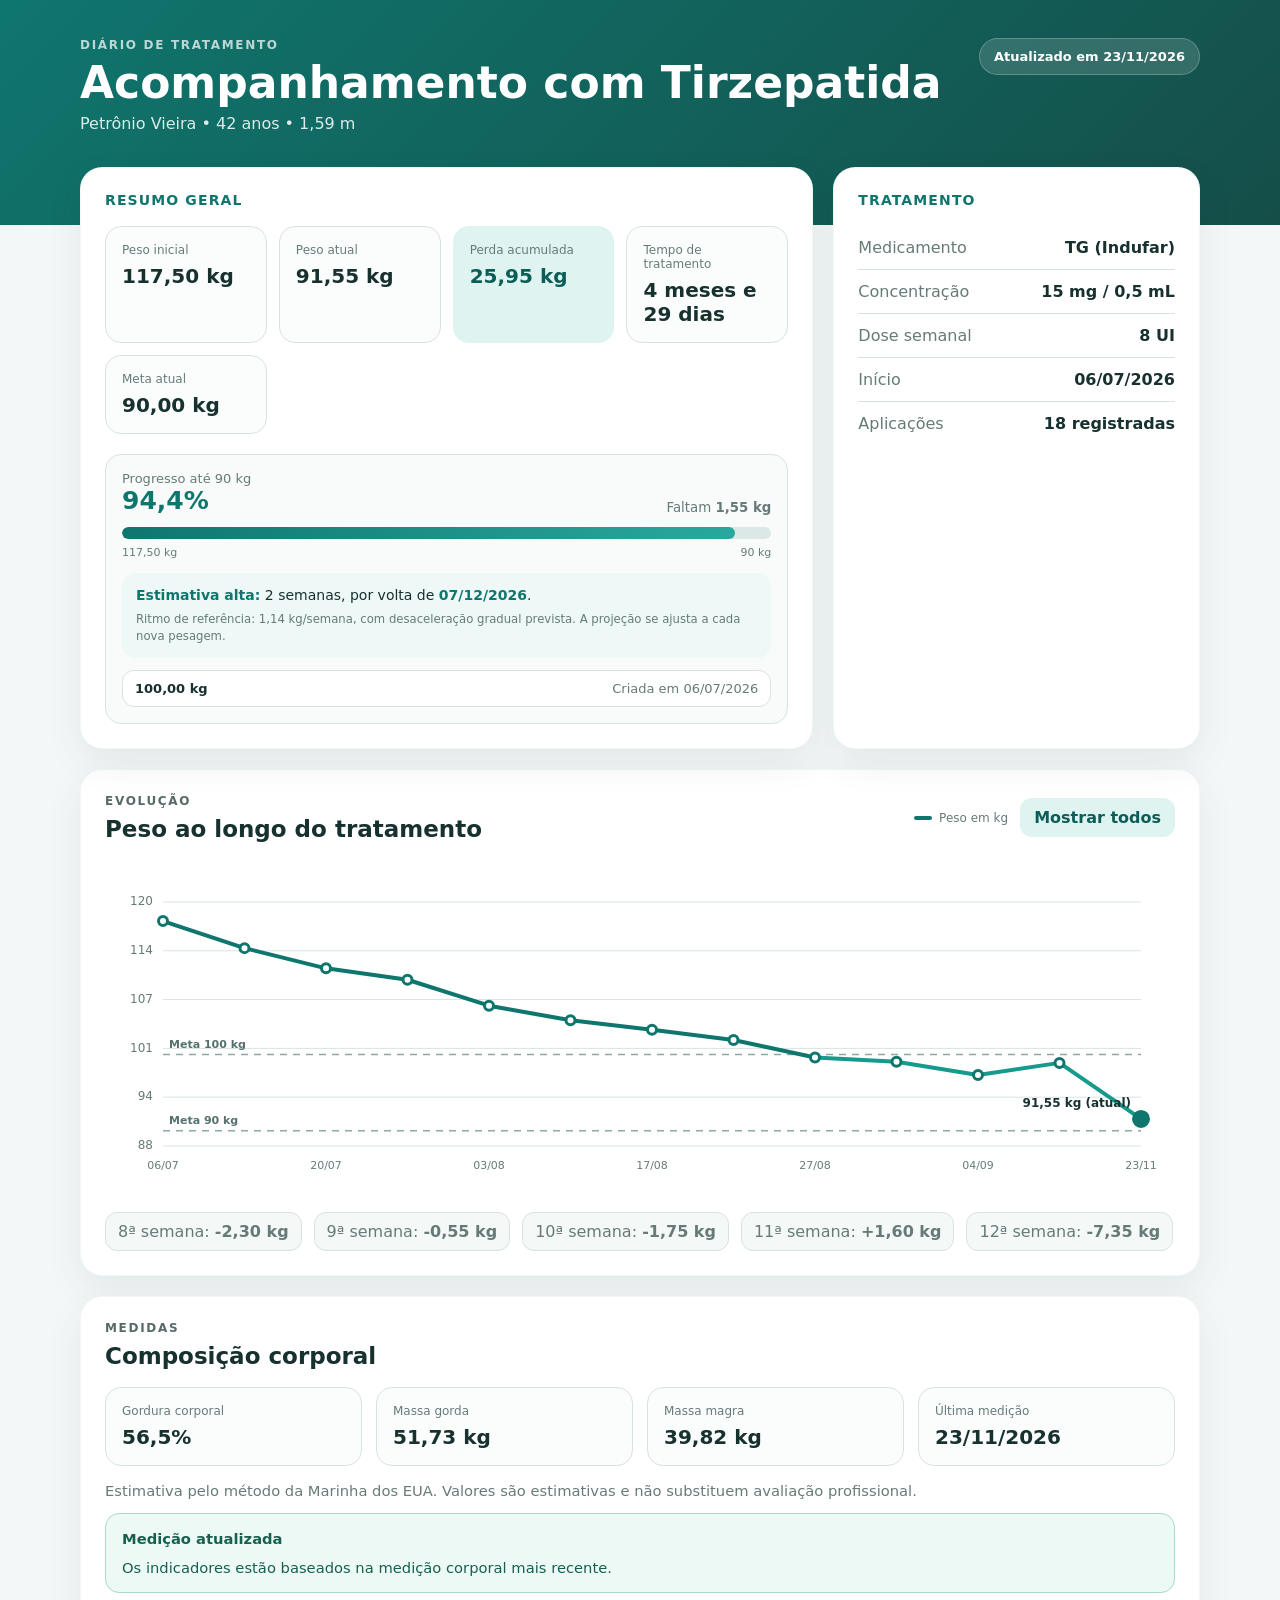
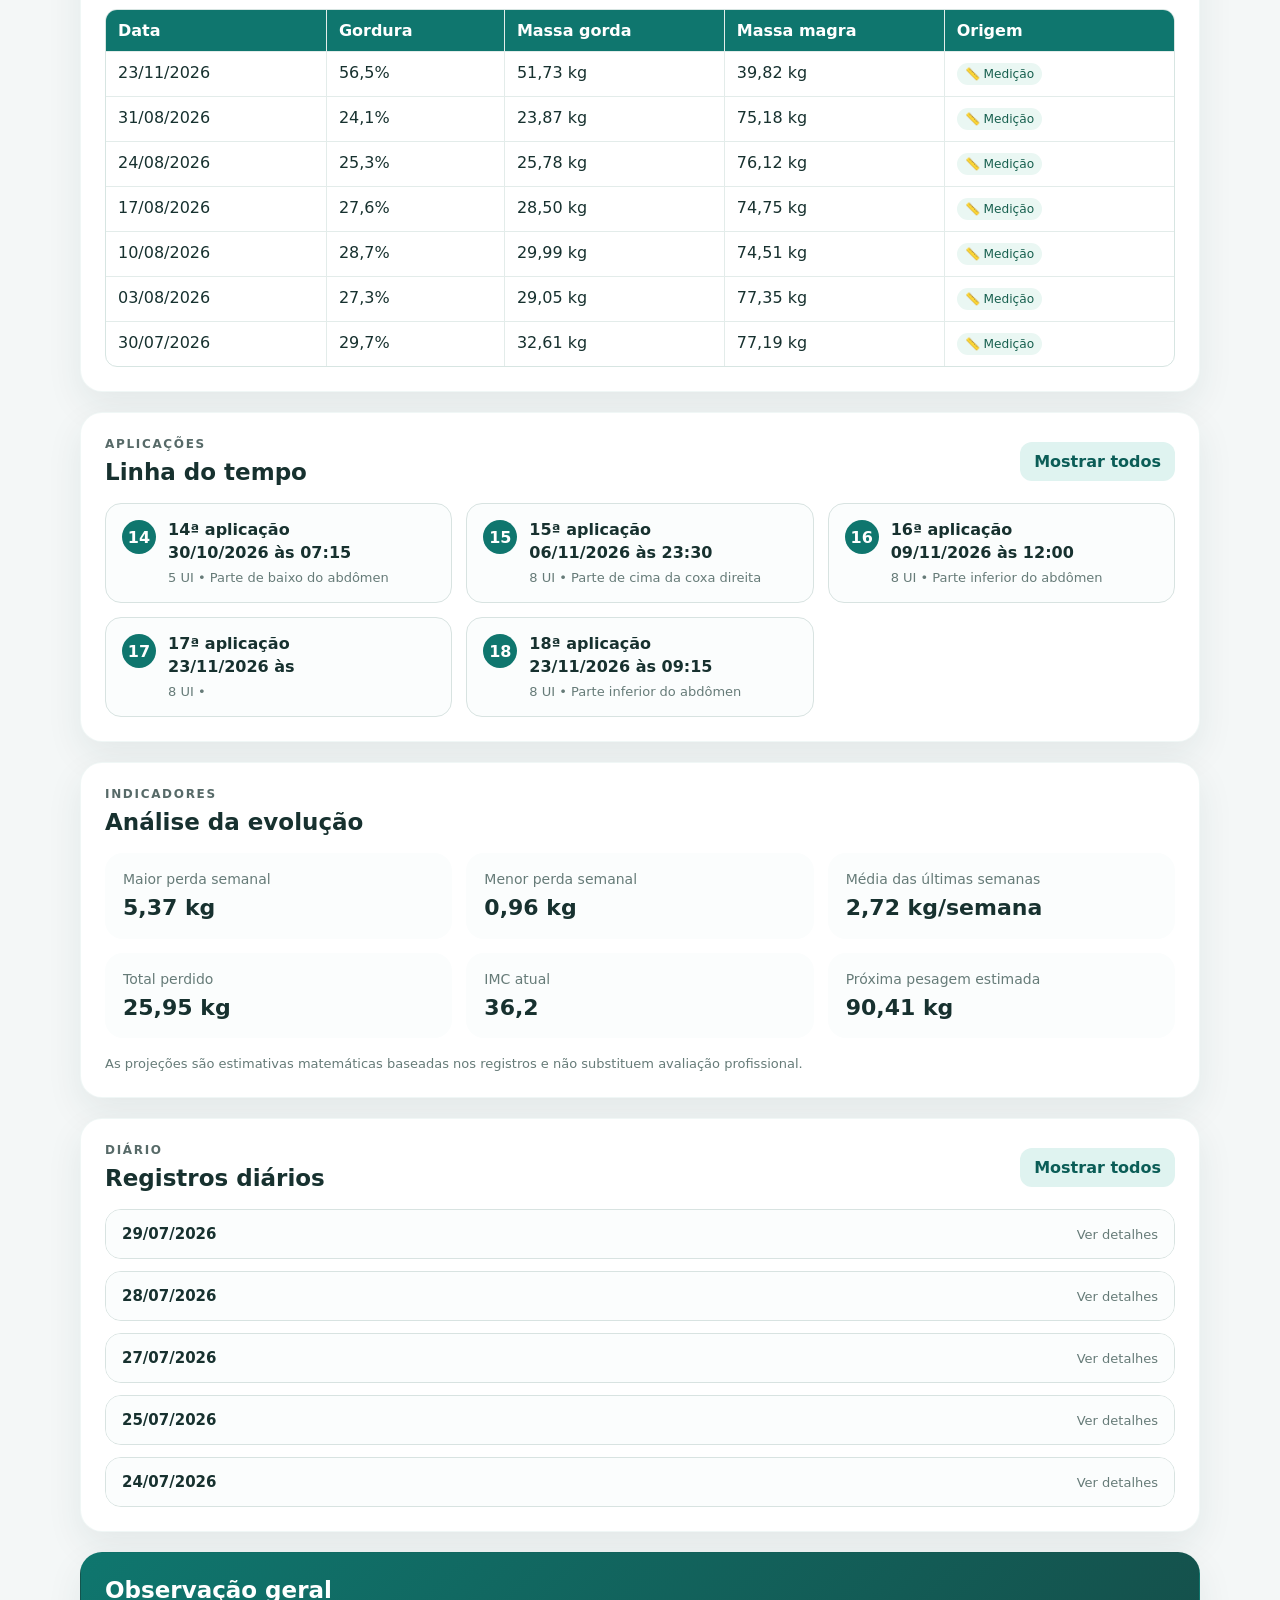
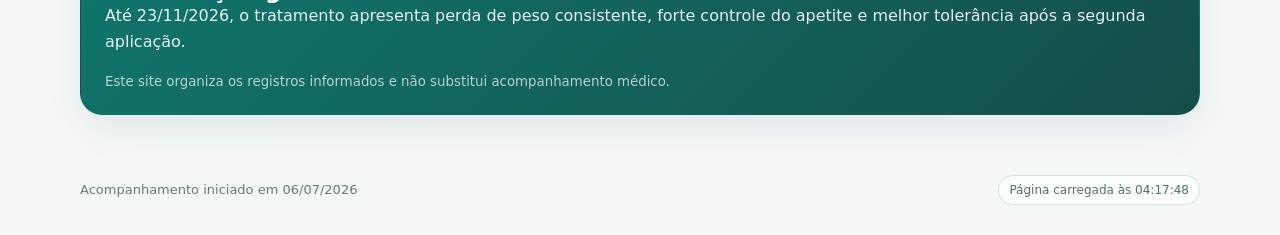
<file: index.html>
<!DOCTYPE html>
<html lang="pt-BR">
<head>
  <meta charset="UTF-8" />
  <meta name="viewport" content="width=device-width, initial-scale=1.0" />
  <meta name="theme-color" content="#0f766e" />
  <title>Acompanhamento com Tirzepatida</title>
  <link rel="stylesheet" href="style.css?v=20260803-v3-6-4" />
</head>
<body>
  <header class="topbar" id="publicHeader">
    <div class="container topbar-content">
      <div>
        <p class="eyebrow">Diário de tratamento</p>
        <h1 id="siteTitle">Acompanhamento com Tirzepatida</h1>
        <p class="subtitle" id="profileSubtitle">Petrônio Vieira • 42 anos • 1,59 m</p>
      </div>
      <div class="topbar-actions">
        <div class="status-pill" id="updatedAt">Atualizado em 20/07/2026</div>
      </div>
    </div>
  </header>

  <main class="container">
    <div id="importStatus" hidden></div>

    <section id="birthdayMessage" class="birthday-card" hidden aria-live="polite">
      <div class="birthday-icon" aria-hidden="true">🎉</div>
      <div>
        <small>Hoje é um dia especial</small>
        <strong id="birthdayText">Feliz aniversário!</strong>
        <p>Desejamos muita saúde e conquistas nesta nova etapa.</p>
      </div>
    </section>

    <section class="hero-grid">
      <article class="card profile-card" id="summarySection">
        <div class="section-title"><span>Resumo geral</span></div>
        <div class="metrics-grid">
          <div class="metric"><span>Peso inicial</span><strong id="initialWeight">117,50 kg</strong></div>
          <div class="metric"><span>Peso atual</span><strong id="currentWeight">111,30 kg</strong></div>
          <div class="metric highlight"><span>Perda acumulada</span><strong id="totalLoss">6,20 kg</strong></div>
          <div class="metric"><span>Tempo de tratamento</span><strong id="treatmentDuration">—</strong></div>
          <div class="metric"><span>Meta atual</span><strong id="goalWeight">100,00 kg</strong></div>
        </div>
        <div class="goal-box">
          <div class="goal-heading">
            <div><span id="goalLabel">Progresso até 100 kg</span><strong id="goalPercent">35,4%</strong></div>
            <small>Faltam <b id="remainingWeight">11,30 kg</b></small>
          </div>
          <div class="progress-track"><div class="progress-bar" id="progressBar"></div></div>
          <div class="goal-scale"><span id="goalScaleStart">117,50 kg</span><span id="goalScaleEnd">100 kg</span></div>
          <div class="goal-estimate" id="goalEstimate">Calculando estimativa...</div>
          <div class="goals-history" id="goalsHistory"></div>
        </div>
      </article>

      <article class="card treatment-card" id="treatmentSection">
        <div class="section-title"><span>Tratamento</span></div>
        <dl class="details-list" id="treatmentDetails"></dl>
      </article>
    </section>

    <section class="card" id="weightsSection">
      <div class="section-header">
        <div><p class="eyebrow">Evolução</p><h2>Peso ao longo do tratamento</h2></div>
        <div class="section-actions"><div class="chart-legend"><span></span>Peso em kg</div><button class="filter-button" id="toggleWeightSummary" type="button">Mostrar todos</button></div>
      </div>
      <div class="chart-wrap"><canvas id="weightChart" aria-label="Gráfico da evolução do peso"></canvas></div>
      <div class="weight-summary" id="weightSummary"></div>
    </section>


    <section class="card" id="compositionSection">
      <div class="section-header"><div><p class="eyebrow">Medidas</p><h2>Composição corporal</h2></div></div>
      <div class="composition-public-metrics" id="compositionMetrics"></div>
      <div class="composition-public-note" id="compositionMethod"></div>
      <div class="composition-history" id="compositionHistory"></div>
    </section>

    <section class="card" id="applicationsSection">
      <div class="section-header"><div><p class="eyebrow">Aplicações</p><h2>Linha do tempo</h2></div><button class="filter-button" id="toggleApplications" type="button">Mostrar todos</button></div>
      <div class="timeline" id="timeline"></div>
    </section>

    <section class="card" id="weeksSection">
      <div class="section-header"><div><p class="eyebrow">Análise</p><h2>Resumo semanal</h2></div><button class="filter-button" id="toggleWeeks" type="button">Mostrar todos</button></div>
      <div class="weeks-grid" id="weeksGrid"></div>
    </section>

    <section class="card" id="analysisSection">
      <div class="section-header"><div><p class="eyebrow">Indicadores</p><h2>Análise da evolução</h2></div></div>
      <div class="analysis-grid" id="analysisGrid"></div>
      <p class="analysis-note">As projeções são estimativas matemáticas baseadas nos registros e não substituem avaliação profissional.</p>
    </section>

    <section class="card" id="diarySection">
      <div class="section-header">
        <div><p class="eyebrow">Diário</p><h2>Registros diários</h2></div>
        <button class="filter-button" id="toggleAll">Mostrar todos</button>
      </div>
      <div class="diary-list" id="diaryList"></div>
    </section>

    <section class="card note-card" id="notesSection">
      <h2>Observação geral</h2>
      <p id="generalObservation"></p>
      <small id="medicalNotice"></small>
    </section>
  </main>

  <footer id="publicFooter"><div class="container footer-row"><div id="footerText"></div><div id="syncIndicator" class="sync-indicator" aria-live="polite">Verificando atualização…</div></div></footer>

  <script src="script-public.js?v=20260803-v3-6-4" type="module"></script>
</body>
</html>
</file>
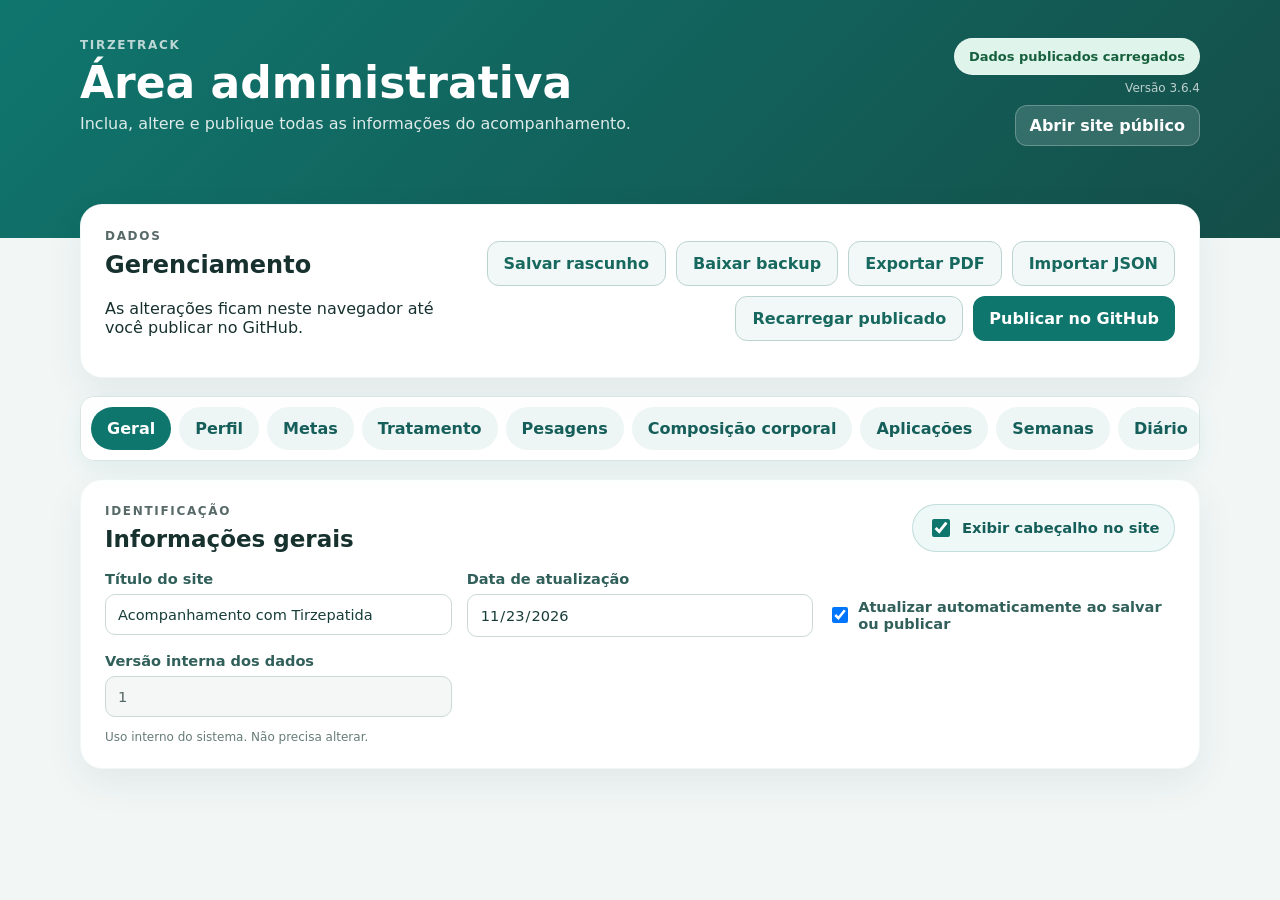
<file: admin/index.html>
<!DOCTYPE html>
<html lang="pt-BR">
<head>
  <meta charset="UTF-8" />
  <meta name="viewport" content="width=device-width, initial-scale=1.0" />
  <meta name="theme-color" content="#0f766e" />
  <title>Administração • TirzeTrack</title>
  <link rel="stylesheet" href="../style.css?v=20260730-v3-6-0" />
</head>
<body class="admin-editor-page">
  <header class="topbar">
    <div class="container topbar-content">
      <div>
        <p class="eyebrow">TirzeTrack</p>
        <h1>Área administrativa</h1>
        <p class="subtitle">Inclua, altere e publique todas as informações do acompanhamento.</p>
      </div>
      <div class="topbar-actions">
        <div class="admin-status-group"><span class="status-pill" id="saveStatus">Carregando dados...</span><small id="adminBuild" class="admin-build">Versão carregando…</small></div>
        <a class="admin-button admin-link-button" href="../index.html" target="_blank" rel="noopener">Abrir site público</a>
      </div>
    </div>
  </header>

  <main class="container admin-editor-main">
    <section class="card admin-toolbar">
      <div>
        <p class="eyebrow">Dados</p>
        <h2>Gerenciamento</h2>
        <p>As alterações ficam neste navegador até você publicar no GitHub.</p>
      </div>
      <div class="admin-toolbar-actions">
        <button class="secondary-button" id="saveDraft" type="button">Salvar rascunho</button>
        <button class="secondary-button" id="downloadBackup" type="button">Baixar backup</button>
        <button class="secondary-button" id="exportPdfAdmin" type="button">Exportar PDF</button>
        <label class="secondary-button file-button" for="jsonInput">Importar JSON</label>
        <input id="jsonInput" type="file" accept="application/json,.json" hidden />
        <button class="secondary-button danger-outline" id="reloadPublished" type="button">Recarregar publicado</button>
        <button class="publish-button" id="publishButton" type="button">Publicar no GitHub</button>
      </div>
    </section>

    <dialog class="pdf-options-dialog" id="pdfOptionsDialog" aria-labelledby="pdfOptionsTitle">
      <form method="dialog" class="pdf-options-card" id="pdfOptionsForm">
        <div class="pdf-options-header">
          <div>
            <p class="eyebrow">Relatório</p>
            <h2 id="pdfOptionsTitle">Escolha o conteúdo do PDF</h2>
            <p>O arquivo PDF será gerado diretamente pelo TirzeTrack, em páginas A4, sem usar a impressão do navegador.</p>
          </div>
          <button class="dialog-close" id="closePdfOptions" type="button" aria-label="Fechar">×</button>
        </div>

        <div class="pdf-options-toolbar">
          <button class="text-button" id="selectAllPdfSections" type="button">Selecionar tudo</button>
          <button class="text-button" id="clearPdfSections" type="button">Limpar seleção</button>
        </div>

        <div class="pdf-options-grid">
          <label class="pdf-option"><input type="checkbox" name="pdfSection" value="summary" checked><span><strong>Resumo geral</strong><small>Pesos, perda, meta e progresso</small></span></label>
          <label class="pdf-option"><input type="checkbox" name="pdfSection" value="treatment" checked><span><strong>Tratamento</strong><small>Medicamento, dose, início e aplicações</small></span></label>
          <label class="pdf-option"><input type="checkbox" name="pdfSection" value="chart" checked><span><strong>Gráfico do peso</strong><small>Evolução visual das pesagens</small></span></label>
          <label class="pdf-option"><input type="checkbox" name="pdfSection" value="weights" checked><span><strong>Histórico de pesagens</strong><small>Data, peso e variação</small></span></label>
          <label class="pdf-option"><input type="checkbox" name="pdfSection" value="composition" checked><span><strong>Composição corporal</strong><small>Gordura, massa gorda, massa magra e medidas</small></span></label>
          <label class="pdf-option"><input type="checkbox" name="pdfSection" value="applications" checked><span><strong>Aplicações</strong><small>Data, hora, dose e local</small></span></label>
          <label class="pdf-option"><input type="checkbox" name="pdfSection" value="weeks" checked><span><strong>Resumos semanais</strong><small>Resultados, fome, efeitos e observações</small></span></label>
          <label class="pdf-option"><input type="checkbox" name="pdfSection" value="diary"><span><strong>Registros diários</strong><small>Refeições, fome, efeitos colaterais e observações</small></span></label>
          <label class="pdf-option"><input type="checkbox" name="pdfSection" value="observations" checked><span><strong>Observação geral</strong><small>Conclusão e aviso médico</small></span></label>
        </div>

        <label class="pdf-extra-option"><input type="checkbox" id="pdfCompactDiary" checked><span><strong>Diário compacto</strong><small>Quando o diário estiver selecionado, usa tabelas menores para economizar páginas.</small></span></label>

        <div class="pdf-options-actions">
          <button class="secondary-button" id="cancelPdfOptions" type="button">Cancelar</button>
          <button class="publish-button" id="generateSelectedPdf" type="button">Gerar relatório</button>
        </div>
      </form>
    </dialog>

    <nav class="admin-section-nav" aria-label="Seções do editor">
      <button type="button" data-admin-tab="general" class="active">Geral</button>
      <button type="button" data-admin-tab="profile">Perfil</button>
      <button type="button" data-admin-tab="goals">Metas</button>
      <button type="button" data-admin-tab="treatment">Tratamento</button>
      <button type="button" data-admin-tab="weights">Pesagens</button>
      <button type="button" data-admin-tab="composition">Composição corporal</button>
      <button type="button" data-admin-tab="applications">Aplicações</button>
      <button type="button" data-admin-tab="weeks">Semanas</button>
      <button type="button" data-admin-tab="diary">Diário</button>
      <button type="button" data-admin-tab="foods">Alimentos</button>
      <button type="button" data-admin-tab="notes">Observações</button>
      <button type="button" data-admin-tab="github">GitHub</button>
    </nav>

    <div id="loadError" class="admin-load-error" hidden></div>

    <section class="card admin-form-section" id="general">
      <div class="section-header"><div><p class="eyebrow">Identificação</p><h2>Informações gerais</h2></div><label class="visibility-toggle"><input id="visibilityHeader" type="checkbox" checked> Exibir cabeçalho no site</label></div>
      <div class="admin-grid three-columns">
        <label>Título do site<input id="fieldTitle" type="text" /></label>
        <label>Data de atualização<input id="fieldUpdatedAt" type="date" /></label>
        <label class="checkbox-label auto-date-option"><input id="fieldAutoUpdatedAt" type="checkbox" checked /> Atualizar automaticamente ao salvar ou publicar</label>
        <label>Versão interna dos dados<input id="fieldSchemaVersion" type="number" min="1" step="1" readonly /><small class="field-help">Uso interno do sistema. Não precisa alterar.</small></label>
      </div>
    </section>

    <section class="card admin-form-section" id="profile">
      <div class="section-header"><div><p class="eyebrow">Paciente</p><h2>Perfil</h2></div><label class="visibility-toggle"><input id="visibilityProfile" type="checkbox" checked> Exibir perfil no site</label></div>
      <div class="admin-grid three-columns">
        <label>Nome<input id="fieldName" type="text" /></label>
        <label>Data de nascimento<input id="fieldBirthDate" type="date" /></label>
        <label>Idade calculada<input id="fieldAge" type="text" readonly placeholder="Calculada automaticamente" /><small class="field-help">A idade é atualizada automaticamente pela data de nascimento.</small></label>
        <label>Altura (m)<input id="fieldHeight" type="number" min="0.5" max="2.5" step="0.01" inputmode="decimal" /></label>
        <label>Sexo para cálculo corporal<select id="fieldSex"><option value="">Selecione</option><option value="male">Masculino</option><option value="female">Feminino</option></select><small class="field-help">Define a fórmula usada na estimativa de gordura corporal.</small></label>
      </div>
    </section>

    <section class="card admin-form-section" id="goals">
      <div class="section-header">
        <div><p class="eyebrow">Objetivos</p><h2>Metas e progresso</h2></div>
        <div class="section-header-actions"><label class="visibility-toggle"><input id="visibilitySummary" type="checkbox" checked> Exibir resumo geral</label><button class="secondary-button" id="recalculateWeights" type="button">Recalcular pelos pesos</button></div>
      </div>
      <div class="admin-grid four-columns">
        <label>Peso inicial (kg) — automático<input id="fieldInitialWeight" type="number" step="0.01" inputmode="decimal" readonly /></label>
        <label>Peso atual (kg) — automático<input id="fieldCurrentWeight" type="number" step="0.01" inputmode="decimal" readonly /></label>
        <label>Meta atual (kg)<input id="fieldTargetWeight" type="number" step="0.01" inputmode="decimal" /></label>
        <label>Peso inicial da etapa (kg)<input id="fieldStageStartWeight" type="number" step="0.01" inputmode="decimal" /></label>
        <label>Data inicial da etapa<input id="fieldStageStartDate" type="date" /></label>
      </div>
      <div class="subsection-heading"><div><h3>Histórico de metas</h3><p>Registre metas anteriores, concluídas ou substituídas.</p></div><button class="add-button" data-add="goalHistory" type="button">+ Adicionar meta anterior</button></div>
      <div id="goalHistoryList" class="editable-list"></div>
    </section>

    <section class="card admin-form-section" id="treatment">
      <div class="section-header"><div><p class="eyebrow">Medicação</p><h2>Tratamento</h2></div><label class="visibility-toggle"><input id="visibilityTreatment" type="checkbox" checked> Exibir no site</label></div>
      <div class="admin-grid four-columns">
        <label>Medicamento
          <select id="fieldMedicationSelect">
            <option value="">Selecione</option>
            <option value="TG (Indufar)">TG (Indufar)</option>
            <option value="Mounjaro">Mounjaro</option>
            <option value="Zepbound">Zepbound</option>
            <option value="__custom__">Cadastrar outro medicamento…</option>
          </select>
          <input id="fieldMedication" type="text" placeholder="Digite o medicamento" hidden />
        </label>
        <label>Concentração
          <select id="fieldConcentration">
            <option value="">Selecione</option>
            <option value="2,5 mg / 0,5 mL">2,5 mg / 0,5 mL</option>
            <option value="5 mg / 0,5 mL">5 mg / 0,5 mL</option>
            <option value="7,5 mg / 0,5 mL">7,5 mg / 0,5 mL</option>
            <option value="10 mg / 0,5 mL">10 mg / 0,5 mL</option>
            <option value="12,5 mg / 0,5 mL">12,5 mg / 0,5 mL</option>
            <option value="15 mg / 0,5 mL">15 mg / 0,5 mL</option>
            <option value="__custom__">Cadastrar outra concentração…</option>
          </select>
          <input id="fieldConcentrationCustom" type="text" placeholder="Digite a concentração" hidden />
        </label>
        <label>Dose semanal<input id="fieldWeeklyDose" type="text" /></label>
        <label>Data de início<input id="fieldTreatmentStart" type="date" /></label>
      </div>
    </section>

    <section class="card admin-form-section" id="weights">
      <div class="section-header"><div><p class="eyebrow">Evolução</p><h2>Pesagens</h2></div><div class="section-header-actions"><label class="visibility-toggle"><input id="visibilityWeights" type="checkbox" checked> Exibir no site</label><button class="add-button" id="openNewWeight" type="button">+ Nova pesagem</button></div></div>
      <div id="weightsList" class="editable-list"></div>
    </section>


    <section class="card admin-form-section" id="composition">
      <div class="section-header"><div><p class="eyebrow">Medidas</p><h2>Composição corporal</h2><p class="section-description">Estimativa pelo método da Marinha dos EUA ou registro manual de bioimpedância. Tudo é salvo no dados.json.</p></div><div class="section-header-actions"><button class="secondary-button measure-guide-button" id="openMeasureGuide" type="button">📏 Como medir</button><label class="visibility-toggle"><input id="visibilityComposition" type="checkbox" checked> Exibir no site</label><button class="add-button" data-add="bodyComposition" type="button">+ Nova medição</button></div></div>
      <div class="composition-info"><strong>Como funciona:</strong> para homens, o cálculo usa altura, cintura e pescoço. Para mulheres, usa também o quadril. O quadril masculino pode ser registrado para acompanhamento, mas é ignorado na fórmula.</div>
      <div id="bodyCompositionList" class="editable-list"></div>
    </section>

    <section class="card admin-form-section" id="applications">
      <div class="section-header"><div><p class="eyebrow">Medicação</p><h2>Aplicações</h2></div><div class="section-header-actions"><label class="visibility-toggle"><input id="visibilityApplications" type="checkbox" checked> Exibir no site</label><button class="add-button" data-add="applications" type="button">+ Adicionar aplicação</button></div></div>
      <div id="applicationsList" class="editable-list"></div>
    </section>

    <section class="card admin-form-section" id="weeks">
      <div class="section-header"><div><p class="eyebrow">Análise</p><h2>Resumos semanais</h2></div><div class="section-header-actions"><label class="visibility-toggle"><input id="visibilityWeeks" type="checkbox" checked> Exibir resumos</label><label class="visibility-toggle"><input id="visibilityAnalysis" type="checkbox" checked> Exibir análise</label><button class="add-button" id="generateWeeks" type="button">Gerar resumos automaticamente</button></div></div>
      <label class="inline-option"><input id="fieldAutoWeeks" type="checkbox" checked /> Atualizar os resumos automaticamente antes de publicar ou baixar backup</label>
      <p class="form-help">Peso, resultado, aplicação, fome, efeitos colaterais e observação são gerados em campos separados. Todos podem ser alterados manualmente.</p>
      <div id="weeksList" class="editable-list"></div>
    </section>

    <section class="card admin-form-section" id="diary">
      <div class="section-header"><div><p class="eyebrow">Registros</p><h2>Diário</h2></div><div class="section-header-actions"><label class="visibility-toggle"><input id="visibilityDiary" type="checkbox" checked> Exibir no site</label><button class="add-button" id="openNewDiaryDay" type="button">+ Novo dia</button></div></div>
      <div class="diary-picker record-toolbar">
        <button id="previousDiaryDay" class="nav-record-button" type="button" aria-label="Dia anterior">‹</button>
        <label>Dia do diário
          <select id="diaryDateSelector"></select>
        </label>
        <button id="nextDiaryDay" class="nav-record-button" type="button" aria-label="Próximo dia">›</button>
      </div>
      <p class="form-help diary-help">Use <strong>Novo dia</strong> para cadastrar qualquer data anterior. Se a data já existir, ela será aberta para edição.</p>
      <div id="diarySingleEditor" class="editable-list"></div>
    </section>


    <section class="card admin-form-section" id="foods">
      <div class="section-header">
        <div><p class="eyebrow">Catálogo</p><h2>Alimentos</h2><p class="section-description">Cadastre e organize os alimentos que poderão ser escolhidos nas refeições do Diário.</p></div>
        <span id="foodCatalogCount" class="catalog-count">0 alimentos</span>
      </div>
      <div class="food-register-card">
        <label>Nome do novo alimento
          <input id="newFoodName" type="text" placeholder="Ex.: Batata-doce" autocomplete="off">
        </label>
        <button id="addFoodCatalog" class="add-button" type="button">+ Cadastrar alimento</button>
      </div>
      <div class="food-search-bar">
        <label>Pesquisar no catálogo
          <input id="foodCatalogSearch" type="search" placeholder="Digite o nome do alimento" autocomplete="off">
        </label>
      </div>
      <div id="foodCatalogList" class="food-catalog-list"></div>
    </section>

    <section class="card admin-form-section" id="notes">
      <div class="section-header"><div><p class="eyebrow">Rodapé</p><h2>Observações e aviso</h2></div><label class="visibility-toggle"><input id="visibilityNotes" type="checkbox" checked> Exibir no site</label></div>
      <div class="admin-grid one-column">
        <label>Observação geral<textarea id="fieldGeneralObservation" rows="5"></textarea></label>
        <label>Aviso médico<textarea id="fieldMedicalNotice" rows="3"></textarea></label>
      </div>
    </section>

    <section class="card admin-form-section" id="github">
      <div class="section-header"><div><p class="eyebrow">Publicação</p><h2>Configuração do GitHub</h2></div></div>
      <div class="admin-grid two-columns">
        <label>Usuário ou organização<input id="githubOwner" autocomplete="off" placeholder="Ex.: Pevicasi" /></label>
        <label>Repositório<input id="githubRepo" autocomplete="off" placeholder="Nome do repositório" /></label>
        <label>Branch<input id="githubBranch" autocomplete="off" value="main" /></label>
        <label>Arquivo de dados<input id="githubPath" autocomplete="off" value="dados.json" /></label>
        <label class="token-field">Token do GitHub<input id="githubToken" type="text" class="token-masked-input" autocomplete="off" autocapitalize="off" spellcheck="false" data-lpignore="true" data-1p-ignore placeholder="github_pat_..." /></label>
      </div>
      <p class="security-note">O token é salvo somente neste navegador. O campo é visualmente ocultado, mas não é tratado pelo navegador como senha, evitando o aviso de salvar senha.</p>
      <button class="save-config-button" id="saveGithubConfig" type="button">Salvar configuração do GitHub</button>
    </section>
  </main>


  <div class="simple-modal" id="newDiaryModal" hidden>
    <button class="simple-modal-backdrop" data-close-simple-modal type="button" aria-label="Fechar"></button>
    <section class="simple-modal-dialog" role="dialog" aria-modal="true" aria-labelledby="newDiaryTitle">
      <div class="simple-modal-header"><div><p class="eyebrow">Diário</p><h2 id="newDiaryTitle">Abrir ou cadastrar um dia</h2></div><button class="modal-close" data-close-simple-modal type="button">×</button></div>
      <label>Data do registro<input id="newDiaryDate" type="date"></label>
      <div class="modal-actions"><button id="useTodayDiary" class="secondary-button" type="button">Usar hoje</button><button id="confirmNewDiary" class="add-button" type="button">Continuar</button></div>
      <p class="form-help">Se a data já estiver cadastrada, o registro será aberto sem criar duplicidade.</p>
    </section>
  </div>

  <div class="simple-modal" id="newWeightModal" hidden>
    <button class="simple-modal-backdrop" data-close-simple-modal type="button" aria-label="Fechar"></button>
    <section class="simple-modal-dialog" role="dialog" aria-modal="true" aria-labelledby="newWeightTitle">
      <div class="simple-modal-header"><div><p class="eyebrow">Pesagens</p><h2 id="newWeightTitle">Cadastrar pesagem</h2></div><button class="modal-close" data-close-simple-modal type="button">×</button></div>
      <div class="admin-grid two-columns"><label>Data<input id="newWeightDate" type="date"></label><label>Peso (kg)<input id="newWeightValue" type="number" step="0.01" inputmode="decimal" placeholder="Ex.: 109,80"></label></div>
      <div class="modal-actions"><button id="confirmNewWeight" class="add-button" type="button">Cadastrar pesagem</button></div>
      <p class="form-help">Se já houver uma pesagem nessa data, ela será aberta para alteração.</p>
    </section>
  </div>

  <div class="measure-guide-modal" id="measureGuideModal" hidden>
    <button class="measure-guide-backdrop" id="measureGuideBackdrop" type="button" aria-label="Fechar orientações"></button>
    <section class="measure-guide-dialog" role="dialog" aria-modal="true" aria-labelledby="measureGuideTitle">
      <div class="measure-guide-header">
        <div><p class="eyebrow">Orientação visual</p><h2 id="measureGuideTitle">Como fazer as medidas corporais</h2></div>
        <button id="closeMeasureGuide" class="modal-close" type="button" aria-label="Fechar">×</button>
      </div>
      <div class="measure-guide-content">
        <img src="./assets/como-medir-medidas-corporais.webp" alt="Ilustração mostrando onde medir pescoço, cintura e quadril em homens e mulheres" loading="lazy">
      </div>
    </section>
  </div>

  <div class="food-picker-modal" id="foodPickerModal" hidden>
    <button class="food-picker-backdrop" id="foodPickerBackdrop" type="button" aria-label="Fechar seleção"></button>
    <section class="food-picker-dialog" role="dialog" aria-modal="true" aria-labelledby="foodPickerTitle">
      <div class="food-picker-header">
        <div><p class="eyebrow">Catálogo</p><h2 id="foodPickerTitle">Adicionar alimento</h2></div>
        <button id="closeFoodPicker" class="modal-close" type="button" aria-label="Fechar">×</button>
      </div>
      <label>Pesquisar alimento<input id="foodPickerSearch" type="search" placeholder="Digite para pesquisar"></label>
      <div id="foodPickerList" class="food-picker-list"></div>
      <p class="food-picker-help">Para cadastrar ou excluir alimentos, use a aba <strong>Alimentos</strong>.</p>
    </section>
  </div>

  <div class="toast" id="toast" role="status" aria-live="polite"></div>
  <script src="./script-admin.js?v=20260803-v3-6-4"></script>
</body>
</html>
</file>
<file: style.css>
:root {
  --bg: #f4f7f7;
  --card: #ffffff;
  --text: #17312f;
  --muted: #667b78;
  --primary: #0f766e;
  --primary-dark: #0b5d57;
  --primary-soft: #dff3f0;
  --line: #d8e3e1;
  --shadow: 0 14px 36px rgba(25, 70, 66, 0.08);
  --radius: 22px;
}

* { box-sizing: border-box; }

html { scroll-behavior: smooth; }

body {
  margin: 0;
  font-family: Inter, ui-sans-serif, system-ui, -apple-system, BlinkMacSystemFont, "Segoe UI", sans-serif;
  background: var(--bg);
  color: var(--text);
}

button, input { font: inherit; }

.container {
  width: min(1120px, calc(100% - 28px));
  margin: 0 auto;
}

.topbar {
  background: linear-gradient(135deg, #0f766e, #154e49);
  color: white;
  padding: 38px 0 92px;
}

.topbar-content {
  display: flex;
  align-items: flex-start;
  justify-content: space-between;
  gap: 20px;
}

.eyebrow {
  margin: 0 0 8px;
  text-transform: uppercase;
  letter-spacing: .14em;
  font-size: 12px;
  font-weight: 800;
  opacity: .72;
}

h1, h2, h3, p { margin-top: 0; }

h1 {
  margin-bottom: 8px;
  font-size: clamp(28px, 5vw, 44px);
  line-height: 1.05;
}

.subtitle {
  margin: 0;
  opacity: .86;
}

.status-pill {
  flex: 0 0 auto;
  padding: 10px 14px;
  border-radius: 999px;
  background: rgba(255,255,255,.14);
  border: 1px solid rgba(255,255,255,.22);
  font-size: 13px;
  font-weight: 700;
}

main {
  margin-top: -58px !important;
  padding-bottom: 40px;
}

.hero-grid {
  display: grid;
  grid-template-columns: 1.6fr .8fr;
  gap: 20px;
}

.card {
  background: var(--card);
  border-radius: var(--radius);
  box-shadow: var(--shadow);
  padding: 24px;
  margin-bottom: 20px;
  border: 1px solid rgba(15,118,110,.06);
}

.section-title,
.section-header {
  display: flex;
  align-items: center;
  justify-content: space-between;
  gap: 12px;
}

.section-title {
  margin-bottom: 18px;
  font-size: 14px;
  font-weight: 800;
  color: var(--primary);
  text-transform: uppercase;
  letter-spacing: .08em;
}

.section-header {
  margin-bottom: 18px;
}

.section-header h2,
.note-card h2 {
  margin-bottom: 0;
  font-size: 23px;
}

.metrics-grid {
  display: grid;
  grid-template-columns: repeat(4, 1fr);
  gap: 12px;
}

.metric {
  border: 1px solid var(--line);
  background: #fbfdfd;
  border-radius: 16px;
  padding: 16px;
}

.metric span {
  display: block;
  color: var(--muted);
  font-size: 12px;
  margin-bottom: 7px;
}

.metric strong {
  font-size: 20px;
}

.metric.highlight {
  background: var(--primary-soft);
  border-color: transparent;
}

.metric.highlight strong { color: var(--primary-dark); }

.metric-note {
  display: block;
  margin-top: 6px;
  color: var(--muted);
  font-size: 11px;
  line-height: 1.35;
}

.goal-box {
  margin-top: 20px;
  background: #f8fbfa;
  border: 1px solid var(--line);
  border-radius: 16px;
  padding: 16px;
}

.goal-heading {
  display: flex;
  align-items: flex-end;
  justify-content: space-between;
  gap: 16px;
  margin-bottom: 12px;
}

.goal-heading span {
  display: block;
  color: var(--muted);
  font-size: 13px;
}

.goal-heading strong {
  font-size: 25px;
  color: var(--primary);
}

.goal-heading small {
  color: var(--muted);
}

.progress-track {
  height: 12px;
  border-radius: 999px;
  overflow: hidden;
  background: #dce8e6;
}

.progress-bar {
  height: 100%;
  width: 35.4%;
  border-radius: inherit;
  background: linear-gradient(90deg, #0f766e, #2aa89d);
  transition: width .8s ease;
}

.goal-scale {
  display: flex;
  justify-content: space-between;
  color: var(--muted);
  font-size: 11px;
  margin-top: 7px;
}

.details-list {
  margin: 0;
}

.details-list div {
  display: flex;
  justify-content: space-between;
  gap: 12px;
  padding: 12px 0;
  border-bottom: 1px solid var(--line);
}

.details-list div:last-child { border-bottom: 0; }

.details-list dt { color: var(--muted); }
.details-list dd {
  margin: 0;
  font-weight: 800;
  text-align: right;
}

.chart-wrap {
  position: relative;
  overflow-x: auto;
  overflow-y: hidden;
  -webkit-overflow-scrolling: touch;
  scrollbar-width: thin;
  width: 100%;
  height: 340px;
}

#weightChart {
  width: 100%;
  height: 100%;
  display: block;
}


.section-actions {
  display: flex;
  align-items: center;
  justify-content: flex-end;
  gap: 12px;
  flex-wrap: wrap;
}

.chart-legend {
  font-size: 12px;
  color: var(--muted);
  display: flex;
  align-items: center;
  gap: 7px;
}

.chart-legend span {
  width: 18px;
  height: 4px;
  background: var(--primary);
  border-radius: 99px;
}

.weight-summary {
  display: flex;
  flex-wrap: wrap;
  gap: 12px;
  margin-top: 12px;
}

.weight-summary span {
  background: #f4f8f7;
  border: 1px solid var(--line);
  padding: 9px 12px;
  border-radius: 12px;
  color: var(--muted);
}

.timeline {
  display: grid;
  grid-template-columns: repeat(3, 1fr);
  gap: 14px;
}

.timeline-item {
  border: 1px solid var(--line);
  border-radius: 16px;
  padding: 16px;
  display: flex;
  gap: 12px;
  background: #fbfdfd;
}

.timeline-dot {
  width: 34px;
  height: 34px;
  flex: 0 0 34px;
  display: grid;
  place-items: center;
  border-radius: 50%;
  background: var(--primary);
  color: white;
  font-weight: 900;
}

.timeline-item h3 {
  margin-bottom: 4px;
  font-size: 16px;
}

.timeline-item p {
  margin-bottom: 5px;
  font-weight: 700;
}

.timeline-item span {
  font-size: 13px;
  color: var(--muted);
}

.weeks-grid {
  display: grid;
  grid-template-columns: repeat(3, 1fr);
  gap: 14px;
}

.week-card {
  border: 1px solid var(--line);
  border-radius: 16px;
  padding: 17px;
  background: #fbfdfd;
}

.week-card.current {
  border-color: #7bc9c2;
  background: var(--primary-soft);
}

.week-header {
  display: flex;
  justify-content: space-between;
  gap: 8px;
  margin-bottom: 14px;
}

.week-header span {
  font-weight: 900;
  color: var(--primary);
}

.week-header strong {
  font-size: 12px;
  color: var(--muted);
}

.week-card p {
  font-size: 13px;
  line-height: 1.45;
  margin-bottom: 9px;
}

.filter-button {
  border: 0;
  background: var(--primary-soft);
  color: var(--primary-dark);
  padding: 10px 14px;
  border-radius: 12px;
  font-weight: 800;
  cursor: pointer;
}

.diary-list {
  display: grid;
  gap: 12px;
}

.diary-item {
  border: 1px solid var(--line);
  border-radius: 16px;
  overflow: hidden;
}

.diary-toggle {
  width: 100%;
  border: 0;
  background: #fbfdfd;
  color: var(--text);
  padding: 15px 16px;
  display: flex;
  justify-content: space-between;
  align-items: center;
  cursor: pointer;
  text-align: left;
}

.diary-toggle strong { font-size: 15px; }
.diary-toggle span { color: var(--muted); font-size: 13px; }

.diary-content {
  display: none;
  padding: 0 16px 16px;
  background: white;
}

.diary-item.open .diary-content { display: block; }

.diary-grid {
  display: grid;
  grid-template-columns: repeat(2, 1fr);
  gap: 10px;
}

.diary-field {
  background: #f7faf9;
  border-radius: 12px;
  padding: 12px;
}

.diary-field b {
  display: block;
  margin-bottom: 5px;
  color: var(--primary-dark);
  font-size: 12px;
}

.diary-field p {
  margin: 0;
  color: var(--muted);
  line-height: 1.45;
  font-size: 13px;
}

.note-card {
  background: linear-gradient(135deg, #0f766e, #154e49);
  color: white;
}

.note-card p { opacity: .9; line-height: 1.6; }
.note-card small { opacity: .7; }

footer {
  color: var(--muted);
  font-size: 13px;
  padding: 0 0 30px;
}

@media (max-width: 900px) {
  .hero-grid,
  .weeks-grid,
  .timeline {
    grid-template-columns: 1fr;
  }

  .metrics-grid {
    grid-template-columns: repeat(2, 1fr);
  }
}

@media (max-width: 620px) {
  .topbar { padding-top: 28px; }
  .topbar-content { display: block; }
  .status-pill { display: inline-flex; margin-top: 16px; }
  .card { padding: 18px; border-radius: 18px; }
  .metrics-grid { grid-template-columns: 1fr 1fr; }
  .metric { padding: 14px; }
  .metric strong { font-size: 18px; }
  .goal-heading { align-items: flex-start; }
  .chart-wrap { height: 270px; }
  .section-header { align-items: flex-start; }
  .diary-grid { grid-template-columns: 1fr; }
}

@media (max-width: 400px) {
  .metrics-grid { grid-template-columns: 1fr; }
  .goal-heading { display: block; }
  .goal-heading small { display: block; margin-top: 6px; }
}

.topbar-actions {
  display: flex;
  flex-direction: column;
  align-items: flex-end;
  gap: 10px;
}

.import-button {
  display: inline-flex;
  align-items: center;
  justify-content: center;
  padding: 11px 15px;
  border-radius: 12px;
  background: #ffffff;
  color: var(--primary-dark);
  font-weight: 900;
  cursor: pointer;
  box-shadow: 0 8px 24px rgba(0,0,0,.12);
}

.import-panel {
  display: flex;
  align-items: center;
  justify-content: space-between;
  gap: 18px;
}

.import-panel h2 { margin-bottom: 7px; }
.import-panel p { margin-bottom: 0; color: var(--muted); }

.import-status {
  max-width: 420px;
  padding: 12px 14px;
  border-radius: 12px;
  background: #f4f8f7;
  border: 1px solid var(--line);
  color: var(--muted);
  font-size: 13px;
  font-weight: 700;
}
.import-status.loading { background: #fff8df; color: #7a5a00; border-color: #eed483; }
.import-status.success { background: #e5f7ee; color: #17633c; border-color: #9bd5b7; }
.import-status.error { background: #fff0f0; color: #9f2727; border-color: #e5aaaa; }

@media (max-width: 620px) {
  .topbar-actions { align-items: flex-start; margin-top: 16px; }
  .import-panel { display: block; }
  .import-status { margin-top: 14px; max-width: none; }
  .import-button { width: 100%; }
}

.admin-button, .close-button, .publish-button, .save-config-button {
  border: 0;
  cursor: pointer;
  font: inherit;
  font-weight: 900;
  border-radius: 12px;
}
.admin-button { background: rgba(255,255,255,.14); color: white; border: 1px solid rgba(255,255,255,.25); padding: 10px 14px; }
.publish-area { display: grid; gap: 10px; min-width: min(100%, 420px); }
.publish-button, .save-config-button { padding: 12px 16px; background: var(--primary); color: white; }
.publish-button:disabled { opacity: .45; cursor: not-allowed; }
.admin-panel.hidden { display: none; }
.admin-grid { display: grid; grid-template-columns: repeat(2, minmax(0,1fr)); gap: 14px; }
.admin-grid label { display: grid; gap: 7px; font-size: 13px; font-weight: 800; color: var(--muted); }
.admin-grid input { width: 100%; padding: 12px 13px; border: 1px solid var(--line); border-radius: 12px; background: white; color: var(--text); }
.token-field { grid-column: 1 / -1; }
.security-note { color: var(--muted); font-size: 12px; margin: 14px 0; }
.close-button { padding: 9px 12px; background: var(--primary-soft); color: var(--primary-dark); }
@media (max-width:620px){ .admin-grid{grid-template-columns:1fr}.token-field{grid-column:auto}.publish-area{min-width:0}.admin-button{width:100%} }


.goal-estimate { margin-top: 14px; padding: 12px 14px; border-radius: 14px; background: #eef8f6; color: var(--text); font-size: 14px; line-height: 1.45; }
.goal-estimate strong { color: var(--primary); }
.goals-history { display: grid; gap: 8px; margin-top: 12px; }
.goal-history-item { display: flex; justify-content: space-between; gap: 12px; padding: 10px 12px; border: 1px solid var(--line); border-radius: 12px; background: #fff; font-size: 13px; }
.goal-history-item.achieved { background: #eef8f1; border-color: #b7dec2; }
.goal-history-item span { color: var(--muted); }
.goal-history-item strong { color: var(--text); }
.goal-admin-box { margin-top: 22px; padding-top: 20px; border-top: 1px solid var(--line); display: grid; gap: 14px; }
.goal-admin-box h3 { margin: 2px 0 6px; }
.goal-admin-box p { margin: 0; color: var(--muted); }
.goal-admin-form { display: grid; grid-template-columns: minmax(0,1fr) auto; gap: 12px; align-items: end; }
.goal-admin-form label { display: grid; gap: 7px; font-size: 13px; font-weight: 800; color: var(--muted); }
.goal-admin-form input { width: 100%; padding: 12px 13px; border: 1px solid var(--line); border-radius: 12px; background: white; color: var(--text); }
@media (max-width:620px){ .goal-admin-form{grid-template-columns:1fr}.goal-history-item{align-items:flex-start;flex-direction:column;gap:3px} }

.goal-admin-visible { margin-top: 0; border-top: 0; }
.goal-admin-visible .save-config-button { width: 100%; }

.chart-wrap canvas {
  display: block;
  max-width: none;
  touch-action: pan-x;
}
.chart-tooltip {
  position: absolute;
  z-index: 4;
  min-width: 110px;
  padding: 8px 10px;
  border-radius: 10px;
  background: rgba(23, 49, 47, 0.94);
  color: #fff;
  box-shadow: 0 8px 22px rgba(15, 62, 58, 0.22);
  pointer-events: none;
  opacity: 0;
  transform: translateY(5px);
  transition: opacity .18s ease, transform .18s ease;
  text-align: center;
}
.chart-tooltip.show { opacity: 1; transform: translateY(0); }
.chart-tooltip strong, .chart-tooltip span { display: block; }
.chart-tooltip strong { font-size: 14px; }
.chart-tooltip span { margin-top: 2px; font-size: 11px; opacity: .82; }

/* ===== Editor administrativo completo ===== */
.admin-editor-page { background: #f2f7f6; }
.admin-editor-main { padding-top: 24px; padding-bottom: 60px; }
.admin-link-button { text-decoration: none; display: inline-flex; align-items: center; justify-content: center; }
.admin-toolbar { display: flex; justify-content: space-between; gap: 24px; align-items: center; margin-bottom: 18px; }
.admin-toolbar-actions { display: flex; flex-wrap: wrap; justify-content: flex-end; gap: 10px; }
.secondary-button, .add-button, .delete-button { border: 0; border-radius: 10px; cursor: pointer; font: inherit; font-weight: 700; }
.secondary-button { padding: 11px 15px; background: #e4efed; color: #194e49; }
.secondary-button:hover { background: #d6e7e4; }
.file-button { display: inline-flex; align-items: center; }
.danger-outline { background: #fff1f1; color: #a52a2a; }
.admin-section-nav { position: sticky; top: 8px; z-index: 20; display: flex; gap: 8px; overflow-x: auto; padding: 10px; margin-bottom: 18px; border: 1px solid #d9e5e3; border-radius: 14px; background: rgba(255,255,255,.95); box-shadow: 0 8px 24px rgba(15,118,110,.08); }
.admin-section-nav a, .admin-section-nav button { white-space: nowrap; text-decoration: none; color: #275f59; background: #edf5f4; border-radius: 999px; padding: 8px 12px; font-size: .9rem; font-weight: 700; }
.admin-form-section { scroll-margin-top: 82px; margin-bottom: 18px; }
.admin-form-section .section-header { margin-bottom: 18px; }
.admin-grid { display: grid; gap: 15px; }
.admin-grid.one-column { grid-template-columns: 1fr; }
.admin-grid.two-columns { grid-template-columns: repeat(2, minmax(0, 1fr)); }
.admin-grid.three-columns { grid-template-columns: repeat(3, minmax(0, 1fr)); }
.admin-grid.four-columns { grid-template-columns: repeat(4, minmax(0, 1fr)); }
.admin-grid label { display: flex; flex-direction: column; gap: 7px; color: #315f5a; font-size: .91rem; font-weight: 700; }
.admin-grid input, .admin-grid textarea { width: 100%; box-sizing: border-box; border: 1px solid #cbdad8; border-radius: 10px; background: #fff; padding: 11px 12px; color: #173d39; font: inherit; font-weight: 500; }
.admin-grid input:focus, .admin-grid textarea:focus { outline: 3px solid rgba(15,118,110,.14); border-color: #0f766e; }
.admin-grid textarea { resize: vertical; min-height: 90px; }
.admin-grid .wide-field { grid-column: 1 / -1; }
.checkbox-label { flex-direction: row !important; align-items: center; justify-content: flex-start; min-height: 44px; padding-top: 22px; }
.checkbox-label input { width: 20px; height: 20px; }
.subsection-heading { display: flex; align-items: center; justify-content: space-between; gap: 15px; margin-top: 24px; margin-bottom: 12px; padding-top: 20px; border-top: 1px solid #e2ecea; }
.subsection-heading h3 { margin: 0 0 4px; color: #194e49; }
.subsection-heading p, .form-help { margin: 0; color: #6b7f7c; }
.add-button { padding: 10px 14px; color: #fff; background: #0f766e; }
.add-button:hover { background: #0b625b; }
.editable-list { display: grid; gap: 14px; }
.editable-item { border: 1px solid #d8e5e3; border-radius: 14px; padding: 15px; background: #fbfdfd; }
.editable-item-header { display: flex; justify-content: space-between; align-items: center; gap: 12px; margin-bottom: 14px; color: #194e49; }
.delete-button { padding: 7px 11px; color: #a52a2a; background: #ffeaea; }
.delete-button:hover { background: #ffdcdc; }
.empty-list { border: 1px dashed #c8d8d5; border-radius: 12px; padding: 20px; text-align: center; color: #708481; background: #fafcfc; }
#saveStatus[data-state="dirty"] { background: #fff3cd; color: #785d00; }
#saveStatus[data-state="published"], #saveStatus[data-state="saved"] { background: #dff4ea; color: #17603d; }
#saveStatus[data-state="error"] { background: #ffe0e0; color: #912525; }
.toast { position: fixed; right: 18px; bottom: 18px; z-index: 100; max-width: min(420px, calc(100vw - 36px)); padding: 13px 16px; border-radius: 12px; background: #163f3b; color: #fff; box-shadow: 0 12px 32px rgba(0,0,0,.18); opacity: 0; transform: translateY(16px); pointer-events: none; transition: .2s ease; white-space: pre-line; }
.toast.visible { opacity: 1; transform: translateY(0); }
.toast.error { background: #972c2c; }

@media (max-width: 900px) {
  .admin-toolbar { align-items: flex-start; flex-direction: column; }
  .admin-toolbar-actions { justify-content: flex-start; width: 100%; }
  .admin-grid.three-columns, .admin-grid.four-columns { grid-template-columns: repeat(2, minmax(0, 1fr)); }
}
@media (max-width: 620px) {
  .admin-toolbar-actions > * { flex: 1 1 calc(50% - 10px); text-align: center; justify-content: center; }
  .admin-grid.two-columns, .admin-grid.three-columns, .admin-grid.four-columns { grid-template-columns: 1fr; }
  .subsection-heading, .section-header { align-items: flex-start; flex-direction: column; }
  .add-button { width: 100%; }
  .checkbox-label { padding-top: 0; }
  .admin-section-nav { top: 4px; }
}

/* Melhorias do admin v3 */
.auto-date-option { grid-column: span 1; }
.inline-option { display:flex; align-items:center; gap:9px; margin:0 0 12px; color:#315f5a; font-weight:700; }
.inline-option input { width:20px; height:20px; }
.diary-picker { margin-bottom:14px; padding:14px; border:1px solid #d8e5e3; border-radius:14px; background:#f7fbfa; }
.diary-picker label { display:flex; flex-direction:column; gap:8px; color:#315f5a; font-weight:700; }
.diary-picker select { width:100%; padding:12px; border:1px solid #cbdad8; border-radius:10px; background:#fff; color:#173d39; font:inherit; font-weight:600; }
.admin-grid textarea[readonly] { background:#eef5f4; color:#466d69; }


/* Admin v4 */
.admin-status-group{display:flex;flex-direction:column;align-items:flex-end;gap:.35rem}.admin-build{font-size:.75rem;opacity:.72}.diary-picker{position:sticky;top:.5rem;z-index:5;background:#fff;padding:.75rem;border-radius:1rem;box-shadow:0 8px 24px rgba(15,118,110,.08);margin-bottom:1rem}.diary-picker select{width:100%}@media(max-width:720px){.admin-status-group{align-items:flex-start}.diary-picker{top:0}}

/* Administração 2.0 */
.admin-section-nav button {
  border: 0;
  font: inherit;
  cursor: pointer;
  white-space: nowrap;
  padding: .75rem 1rem;
  border-radius: 999px;
  background: #edf6f5;
  color: #155e59;
  font-weight: 700;
}
.admin-section-nav button.active { background: #0f766e; color: #fff; }
.admin-form-section[hidden] { display: none !important; }
.admin-load-error {
  margin: 0 0 1rem;
  padding: 1rem;
  border: 1px solid #ef9a9a;
  border-radius: 16px;
  background: #fff0f0;
  color: #9f1d1d;
  font-weight: 700;
  white-space: pre-wrap;
}
@media (max-width: 700px) {
  .admin-section-nav { position: sticky; top: 0; z-index: 20; }
  .admin-form-section { scroll-margin-top: 90px; }
}

.analysis-grid { display: grid; grid-template-columns: repeat(3, minmax(0, 1fr)); gap: 14px; }
.analysis-item { border: 1px solid var(--border); border-radius: 18px; padding: 18px; background: #fbfdfd; display: flex; flex-direction: column; gap: 8px; }
.analysis-item span { color: var(--muted); font-size: 14px; }
.analysis-item strong { color: var(--text); font-size: 22px; line-height: 1.15; }
.analysis-note { margin: 16px 0 0; color: var(--muted); font-size: 13px; line-height: 1.5; }
.goal-estimate small { display: inline-block; margin-top: 6px; color: var(--muted); }
@media (max-width: 720px) { .analysis-grid { grid-template-columns: repeat(2, minmax(0, 1fr)); } .analysis-item { padding: 15px; } .analysis-item strong { font-size: 18px; } }

/* Versão 2.2.0 — resumo semanal por campos e token sem prompt de senha */
.token-masked-input {
  -webkit-text-security: disc;
  font-family: monospace;
}
.weekly-fields-grid textarea {
  min-height: 7rem;
}
@media (max-width: 720px) {
  .weekly-fields-grid {
    grid-template-columns: 1fr;
  }
  .weekly-fields-grid .wide-field {
    grid-column: auto;
  }
}

/* Controles de visibilidade do site público */
.section-header-actions {
  display: flex;
  align-items: center;
  justify-content: flex-end;
  gap: 0.75rem;
  flex-wrap: wrap;
}
.visibility-toggle {
  display: inline-flex;
  align-items: center;
  gap: 0.55rem;
  padding: 0.7rem 0.9rem;
  border: 1px solid rgba(15, 118, 110, 0.2);
  border-radius: 999px;
  background: #eef8f7;
  color: #155e59;
  font-weight: 700;
  font-size: 0.92rem;
  cursor: pointer;
}
.visibility-toggle input {
  width: 1.15rem;
  height: 1.15rem;
  accent-color: #0f766e;
}
@media (max-width: 720px) {
  .section-header-actions { width: 100%; justify-content: flex-start; }
  .visibility-toggle { border-radius: 14px; }
}

.field-help { display:block; margin-top:6px; color:var(--muted); font-size:12px; font-weight:500; }
.footer-row { display:flex; justify-content:space-between; align-items:center; gap:14px; flex-wrap:wrap; }
.sync-indicator { display:inline-flex; align-items:center; min-height:30px; padding:6px 10px; border:1px solid rgba(15,118,110,.18); border-radius:999px; background:rgba(255,255,255,.72); color:#52706d; font-size:12px; white-space:nowrap; }
@media (max-width:620px){ .footer-row{align-items:flex-start;flex-direction:column}.sync-indicator{font-size:11px} }

/* Versão 2.3.8 — mantém o espaçamento correto quando o cabeçalho público é ocultado. */
body.header-hidden main.container { padding-top: 28px; }
body.header-hidden .hero-grid { margin-top: 0; }


/* Exportação em PDF - v2.5.0 */
.pdf-button {
  appearance: none;
  border: 1px solid rgba(255, 255, 255, 0.45);
  background: rgba(255, 255, 255, 0.14);
  color: #fff;
  border-radius: 999px;
  padding: 0.68rem 1rem;
  font: inherit;
  font-weight: 700;
  cursor: pointer;
  transition: transform 0.15s ease, background 0.15s ease, opacity 0.15s ease;
}
.pdf-button:hover { background: rgba(255, 255, 255, 0.24); transform: translateY(-1px); }
.pdf-button:focus-visible { outline: 3px solid rgba(255,255,255,.55); outline-offset: 2px; }
.pdf-button:disabled { cursor: wait; opacity: .65; transform: none; }
@media (max-width: 640px) {
  .topbar-actions { align-items: stretch; width: 100%; }
  .pdf-button { width: 100%; }
}
@media print { .pdf-button { display: none !important; } }


/* Seleção do relatório PDF - v2.6.0 */
.pdf-options-dialog { width:min(760px, calc(100% - 24px)); max-height:calc(100dvh - 24px); padding:0; border:0; border-radius:24px; box-shadow:0 24px 70px rgba(15,23,42,.28); color:var(--text); }
.pdf-options-dialog::backdrop { background:rgba(15,23,42,.58); backdrop-filter:blur(3px); }
.pdf-options-card { padding:1.25rem; overflow:auto; max-height:calc(100dvh - 24px); }
.pdf-options-header { display:flex; justify-content:space-between; gap:1rem; align-items:flex-start; }
.pdf-options-header h2 { margin:.2rem 0 .35rem; }
.pdf-options-header p { margin:0; color:var(--muted); }
.dialog-close { width:42px; height:42px; flex:0 0 auto; border:1px solid var(--border); border-radius:50%; background:#fff; color:var(--text); font-size:1.7rem; line-height:1; cursor:pointer; }
.pdf-options-toolbar { display:flex; gap:.65rem; margin:1rem 0 .75rem; }
.text-button { padding:.5rem .7rem; border:0; background:transparent; color:#0f766e; font-weight:800; cursor:pointer; }
.pdf-options-grid { display:grid; grid-template-columns:repeat(2,minmax(0,1fr)); gap:.75rem; }
.pdf-option, .pdf-extra-option { display:flex; gap:.75rem; align-items:flex-start; padding:.9rem; border:1px solid var(--border); border-radius:16px; background:#fff; cursor:pointer; }
.pdf-option:has(input:checked), .pdf-extra-option:has(input:checked) { border-color:rgba(15,118,110,.55); background:#eef8f7; box-shadow:0 0 0 2px rgba(15,118,110,.08); }
.pdf-option input, .pdf-extra-option input { width:1.15rem; height:1.15rem; margin-top:.15rem; accent-color:#0f766e; flex:0 0 auto; }
.pdf-option span, .pdf-extra-option span { display:grid; gap:.2rem; }
.pdf-option small, .pdf-extra-option small { color:var(--muted); line-height:1.35; }
.pdf-extra-option { margin-top:.75rem; }
.pdf-options-actions { display:flex; justify-content:flex-end; gap:.75rem; margin-top:1.1rem; padding-top:1rem; border-top:1px solid var(--border); }
@media (max-width:640px){ .pdf-options-grid{grid-template-columns:1fr}.pdf-options-actions{position:sticky;bottom:-1.25rem;margin-inline:-1.25rem;padding:1rem 1.25rem 1.25rem;background:#fff}.pdf-options-actions button{flex:1}.pdf-options-header h2{font-size:1.35rem} }

/* TirzeTrack 3.1.0 */
.effects-selector{grid-column:1/-1;border:1px solid #c9ddda;border-radius:18px;padding:16px;margin:0}.effects-selector legend{font-weight:800;color:#155e57;padding:0 8px}.effects-grid{display:grid;grid-template-columns:repeat(auto-fit,minmax(170px,1fr));gap:10px;margin-bottom:14px}.effect-option{display:flex!important;align-items:center;gap:8px;background:#f3f9f8;border:1px solid #dbeae8;border-radius:12px;padding:10px;font-weight:600}.effect-option input{width:20px;height:20px;flex:0 0 auto}.effects-selector textarea{margin-top:7px}.admin-grid select{width:100%;box-sizing:border-box}input[readonly]{background:#f4f7f6;color:#506764}


/* TirzeTrack 3.2.0 */
.birthday-message{margin:22px 0 0;padding:18px 22px;border:1px solid #f2cf76;border-radius:18px;background:linear-gradient(135deg,#fff8dc,#fffdf5);box-shadow:0 10px 28px rgba(176,121,14,.12);font-size:clamp(1.1rem,3vw,1.45rem);font-weight:900;color:#8a5b00;text-align:center}.birthday-message[hidden]{display:none!important}
.meals-toolbar{display:flex;align-items:center;justify-content:space-between;gap:12px;padding:10px 0}.meals-list{display:grid;gap:14px}.meal-editor{border:1px solid #c9ddda;border-radius:18px;padding:15px;background:#f9fcfb}.meal-editor-header{display:flex;align-items:center;justify-content:space-between;gap:12px;margin-bottom:12px;color:#155e57}.food-quick-add{display:grid!important;grid-template-columns:1fr auto;align-items:end;gap:8px}.food-quick-add input{grid-column:1}.food-quick-add button{grid-column:2;grid-row:1/3;align-self:end;margin-bottom:0}.food-catalog-info{margin-top:18px;padding:14px 16px;border-radius:14px;background:#eef8f7;color:#315f5b}.food-catalog-info p{margin:.35rem 0 0;font-size:.92rem}.public-meal{padding:10px 0;border-bottom:1px solid #e1ecea}.public-meal:last-child{border-bottom:0}.public-meal>div{display:flex;justify-content:space-between;gap:10px}.public-meal span{font-weight:700;color:#52706d}.public-meal p{margin:.35rem 0}.public-meal small{display:block;color:#667f7c}.diary-meals{grid-column:1/-1}@media(max-width:640px){.food-quick-add{grid-template-columns:1fr}.food-quick-add button{grid-column:1;grid-row:auto;width:100%}.meal-editor-header{align-items:flex-start;flex-direction:column}.meals-toolbar{align-items:stretch;flex-direction:column}}

/* Versão 3.2.0 — ajustes visuais de aniversário e cadastro de alimentos */
.birthday-card{margin:22px 0;display:flex;align-items:center;gap:16px;padding:20px 22px;border:1px solid rgba(15,118,110,.18);border-radius:22px;background:linear-gradient(135deg,#fff8dc 0%,#fffdf7 55%,#ecfdf5 100%);box-shadow:0 12px 34px rgba(15,76,70,.12);color:#244b47}
.birthday-card[hidden]{display:none!important}
.birthday-icon{display:grid;place-items:center;flex:0 0 58px;width:58px;height:58px;border-radius:18px;background:#fff;border:1px solid #f0d88f;font-size:2rem;box-shadow:0 8px 18px rgba(138,91,0,.12)}
.birthday-card small{display:block;margin-bottom:3px;color:#8a6500;font-size:.8rem;font-weight:800;letter-spacing:.08em;text-transform:uppercase}
.birthday-card strong{display:block;color:#11665f;font-size:clamp(1.2rem,3vw,1.65rem);line-height:1.2}
.birthday-card p{margin:.35rem 0 0;color:#58706d;font-size:.95rem}

.food-catalog-manager{margin-top:22px;padding:20px;border:1px solid #c9ddda;border-radius:20px;background:#f9fcfb}
.food-catalog-heading{display:flex;align-items:flex-start;justify-content:space-between;gap:14px;margin-bottom:4px}
.food-catalog-heading h3{margin:.1rem 0 0;color:#155e57;font-size:1.35rem}
.catalog-count{white-space:nowrap;padding:7px 11px;border-radius:999px;background:#dff3f0;color:#11665f;font-size:.82rem;font-weight:800}
.food-catalog-controls{display:grid;grid-template-columns:1fr 1fr auto;align-items:end;gap:12px;margin:18px 0}
.food-catalog-controls label{margin:0}
.food-catalog-controls button{min-height:48px}
.food-catalog-list{display:grid;gap:16px}
.food-category{padding-top:4px}
.food-category h4{margin:0 0 9px;color:#456b67;font-size:.92rem}
.food-chips{display:flex;flex-wrap:wrap;gap:8px}
.food-chip{display:inline-flex;align-items:center;gap:7px;padding:8px 8px 8px 12px;border:1px solid #c7dfdc;border-radius:999px;background:#fff;color:#245a55;font-weight:700}
.food-chip button{display:grid;place-items:center;width:25px;height:25px;padding:0;border:0;border-radius:50%;background:#fbe8e8;color:#a52d2d;font-size:1.15rem;line-height:1;cursor:pointer}
.food-chip button:hover{background:#f6cccc}

@media(max-width:700px){
  .birthday-card{align-items:flex-start;margin:16px 0;padding:17px 16px;border-radius:18px}
  .birthday-icon{flex-basis:48px;width:48px;height:48px;border-radius:14px;font-size:1.6rem}
  .birthday-card p{font-size:.88rem}
  .food-catalog-manager{padding:16px}
  .food-catalog-heading{align-items:flex-start;flex-direction:column}
  .food-catalog-controls{grid-template-columns:1fr}
  .food-catalog-controls button{width:100%}
}

/* v3.2.0 correção 2 — controles de alimentos visíveis no celular */
.meal-food-controls{display:grid;grid-template-columns:minmax(0,1fr) auto;gap:12px;align-items:end;padding:14px;border:1px solid rgba(8,115,106,.18);border-radius:18px;background:#f5fbfa}
.meal-food-controls label{margin:0}
.meal-food-controls button{min-height:48px}
.food-catalog-manager{margin:18px 0 24px}
.food-catalog-list{margin-top:16px}
.food-category{margin-bottom:16px}
.food-chips{display:flex;flex-wrap:wrap;gap:8px}
.food-chip{display:inline-flex;align-items:center;gap:8px;padding:9px 12px;border-radius:999px;background:#e4f3f1;color:#075e57;font-weight:700}
.food-chip button{border:0;background:transparent;color:#a32626;font-size:20px;line-height:1;cursor:pointer}
@media(max-width:700px){.meal-food-controls{grid-template-columns:1fr}.meal-food-controls button{width:100%}.food-catalog-controls{display:grid;grid-template-columns:1fr}.food-catalog-controls button{width:100%}}

/* TirzeTrack v3.2.1 - seletor real de alimentos */
.meal-food-box{display:grid;gap:12px;padding:16px;border:1px solid #c9ddda;border-radius:16px;background:#f4faf9}
.field-label{font-weight:800;color:#155e57;font-size:1rem}
.selected-food-chips{display:flex;flex-wrap:wrap;gap:8px;min-height:42px;align-items:center}
.selected-food-chip{display:inline-flex;align-items:center;gap:8px;padding:8px 10px 8px 14px;border-radius:999px;background:#dff3f0;color:#155e57;font-weight:700}
.selected-food-chip button{width:28px;height:28px;border:0;border-radius:50%;background:#fff;color:#a12626;font-size:20px;line-height:1;cursor:pointer}
.empty-foods{margin:0;color:#6b7f7c}
.open-food-picker{justify-self:start}
.food-picker-modal[hidden]{display:none!important}.food-picker-modal{position:fixed;inset:0;z-index:10000;display:grid;place-items:end center;padding:16px}
.food-picker-backdrop{position:absolute;inset:0;border:0;background:rgba(7,36,33,.62)}
.food-picker-dialog{position:relative;width:min(680px,100%);max-height:88vh;overflow:auto;border-radius:24px 24px 16px 16px;background:#fff;padding:20px;box-shadow:0 24px 70px rgba(0,0,0,.28)}
.food-picker-header{display:flex;justify-content:space-between;align-items:flex-start;gap:12px;margin-bottom:16px}.food-picker-header h2{margin:.1rem 0;color:#155e57}
.modal-close{width:44px;height:44px;border:0;border-radius:50%;background:#edf6f5;color:#155e57;font-size:30px;line-height:1}
.food-picker-list{display:grid;gap:8px;margin:14px 0;max-height:42vh;overflow:auto}
.food-picker-item{display:flex;justify-content:space-between;align-items:center;gap:12px;width:100%;padding:14px 16px;border:1px solid #d6e5e3;border-radius:14px;background:#fff;color:#173f3b;text-align:left;font-size:1rem}.food-picker-item strong{color:#087f72}
.food-picker-register{display:grid;grid-template-columns:1fr auto;align-items:end;gap:10px;padding-top:16px;border-top:1px solid #dce9e7}.food-picker-register label{margin:0}
body.modal-open{overflow:hidden}
@media(max-width:640px){.open-food-picker{width:100%}.food-picker-modal{padding:0}.food-picker-dialog{border-radius:24px 24px 0 0;padding:18px}.food-picker-register{grid-template-columns:1fr}.food-picker-register button{width:100%}}

/* TirzeTrack v3.3.0 — catálogo em aba separada e seletor móvel */
.section-description{margin:.35rem 0 0;color:#607773;font-size:.96rem;max-width:680px}
.catalog-count{display:inline-flex;align-items:center;justify-content:center;min-height:38px;padding:8px 14px;border-radius:999px;background:#e1f2ef;color:#096d64;font-weight:800;white-space:nowrap}
.food-register-card{display:grid;grid-template-columns:minmax(0,1fr) auto;align-items:end;gap:12px;padding:18px;border:1px solid #cfe1de;border-radius:18px;background:linear-gradient(135deg,#f3faf9,#e8f5f3);margin:18px 0}
.food-register-card label,.food-search-bar label{margin:0}
.food-register-card button{min-height:50px}
.food-search-bar{margin:0 0 18px}.food-search-bar input{background:#fff}
.food-catalog-list{display:grid;gap:18px}
.food-category{padding:16px;border:1px solid #d8e7e5;border-radius:18px;background:#fff}
.food-category h4{margin:0 0 12px;color:#285f59;font-size:1rem}
.food-chips{display:flex;flex-wrap:wrap;gap:9px}
.food-chip{display:inline-flex;align-items:center;gap:8px;min-height:42px;padding:7px 7px 7px 13px;border:1px solid #c9dfdc;border-radius:999px;background:#f3faf9;color:#174f49;font-weight:700}
.food-chip button{display:grid;place-items:center;width:29px;height:29px;padding:0;border:0;border-radius:50%;background:#fff;color:#a12727;font-size:20px;line-height:1;box-shadow:0 1px 4px rgba(30,70,65,.12)}

.food-picker-modal[hidden]{display:none!important}
.food-picker-modal{position:fixed;inset:0;z-index:10000;display:flex;align-items:flex-end;justify-content:center;padding:16px}
.food-picker-backdrop{position:absolute;inset:0;width:100%;height:100%;border:0;background:rgba(4,31,28,.68)}
.food-picker-dialog{position:relative;z-index:1;width:min(620px,100%);max-height:86vh;overflow:auto;padding:20px;border-radius:24px;background:#fff;box-shadow:0 28px 80px rgba(0,0,0,.35)}
.food-picker-header{display:flex;align-items:flex-start;justify-content:space-between;gap:12px;margin-bottom:14px}
.food-picker-header h2{margin:.15rem 0 0;color:#154e49;font-size:1.55rem}
.modal-close{display:grid;place-items:center;flex:0 0 44px;width:44px;height:44px;padding:0;border:0;border-radius:50%;background:#edf6f5;color:#155e57;font-size:28px;line-height:1}
.food-picker-dialog>label{display:block;margin:0}
.food-picker-dialog input{width:100%;min-height:50px;border:1px solid #bfd6d2;border-radius:14px;padding:12px 14px;background:#fff;font-size:1rem}
.food-picker-list{display:grid;gap:9px;margin:14px 0;max-height:48vh;overflow:auto;padding-right:2px}
.food-picker-item{display:flex;align-items:center;justify-content:space-between;gap:12px;width:100%;min-height:52px;padding:12px 15px;border:1px solid #d3e3e0;border-radius:14px;background:#f8fcfb;color:#173f3b;text-align:left;font-size:1rem}
.food-picker-item strong{display:inline-flex;padding:6px 10px;border-radius:999px;background:#dff3ef;color:#087268;font-size:.88rem}
.food-picker-help{margin:14px 0 0;padding:12px 14px;border-radius:13px;background:#edf7f5;color:#506e6a;font-size:.92rem}
body.modal-open{overflow:hidden}

@media(max-width:640px){
  .food-register-card{grid-template-columns:1fr;padding:15px}
  .food-register-card button{width:100%}
  .food-picker-modal{padding:0}
  .food-picker-dialog{width:100%;max-height:88vh;border-radius:24px 24px 0 0;padding:18px 16px calc(18px + env(safe-area-inset-bottom))}
  .food-picker-header h2{font-size:1.35rem}
  .food-picker-item{min-height:56px}
}


/* TirzeTrack v3.4.0 — editores únicos para refeições e pesagens */
.single-record-picker,.meal-navigation{padding:14px;border:1px solid #c9ddda;border-radius:16px;background:#f1f8f7;margin-bottom:14px}.single-record-picker label,.meal-navigation label{display:grid;gap:8px;font-weight:700;color:#245f5a}.single-record-picker select,.meal-navigation select{width:100%}.meal-navigation{display:grid;grid-template-columns:minmax(0,1fr) auto;align-items:end;gap:12px}.meal-navigation .add-button{white-space:nowrap}.meals-list{display:block}.meal-editor{margin:0}.meal-editor-header strong{font-size:1.2rem}.compact-item{margin-top:0}@media(max-width:640px){.meal-navigation{grid-template-columns:1fr}.meal-navigation .add-button{width:100%}.single-record-picker,.meal-navigation{padding:12px}.meal-editor-header{flex-direction:column;align-items:stretch}.meal-editor-header .delete-button{width:100%}}

/* TirzeTrack v3.5.1 — fluxo simplificado para dias e pesagens */
.record-toolbar{display:grid;grid-template-columns:auto minmax(0,1fr) auto;align-items:end;gap:10px;position:sticky;top:.5rem;z-index:5;background:#fff;padding:12px;border-radius:16px;box-shadow:0 8px 24px rgba(15,118,110,.08);margin-bottom:8px}
.record-toolbar label{margin:0}.nav-record-button{width:48px;height:48px;border:0;border-radius:14px;background:#e7f3f1;color:#126b63;font-size:2rem;font-weight:700;line-height:1;cursor:pointer}.nav-record-button:active{transform:scale(.97)}
.diary-help{margin:0 4px 16px}.day-summary{display:flex;align-items:center;justify-content:space-between;gap:12px;padding:14px 16px;border-radius:14px;background:#e9f6f4;color:#315f5a}.day-summary strong{font-size:1.15rem;color:#0d6159}
.weight-finder{display:grid;grid-template-columns:1fr 1fr;gap:12px}.weight-finder label{margin:0}.empty-state-action{display:grid;gap:12px;justify-items:start;padding:18px;border:1px dashed #bdd7d3;border-radius:16px;background:#f7fbfa}
.simple-modal[hidden]{display:none!important}.simple-modal{position:fixed;inset:0;z-index:1000;display:grid;place-items:center;padding:18px}.simple-modal-backdrop{position:absolute;inset:0;border:0;background:rgba(7,39,36,.55)}.simple-modal-dialog{position:relative;width:min(560px,100%);max-height:90vh;overflow:auto;background:#fff;border-radius:22px;padding:20px;box-shadow:0 24px 70px rgba(0,0,0,.25)}.simple-modal-header{display:flex;justify-content:space-between;align-items:flex-start;gap:16px;margin-bottom:18px}.simple-modal-header h2{margin:.15rem 0 0}.simple-modal-dialog label{display:grid;gap:8px;font-weight:700;color:#245f5a}.modal-actions{display:flex;justify-content:flex-end;gap:10px;margin-top:18px}.secondary-button{border:1px solid #bcd4d0;background:#f2f8f7;color:#17685f;border-radius:12px;padding:12px 16px;font-weight:700}
@media(max-width:640px){.record-toolbar{grid-template-columns:44px minmax(0,1fr) 44px;padding:10px}.nav-record-button{width:44px;height:44px}.weight-finder{grid-template-columns:1fr}.day-summary{align-items:flex-start;flex-direction:column;gap:3px}.simple-modal{align-items:end;padding:0}.simple-modal-dialog{border-radius:22px 22px 0 0;padding:18px}.modal-actions{display:grid;grid-template-columns:1fr}.modal-actions>*{width:100%}}

/* TirzeTrack 3.6.0 — composição corporal */
.composition-info {
  margin: 0 0 18px;
  padding: 14px 16px;
  border: 1px solid #cfe6e2;
  border-radius: 12px;
  background: #f3faf8;
  color: #294b47;
  line-height: 1.5;
}
.composition-result {
  display: grid;
  grid-template-columns: repeat(3, minmax(0, 1fr));
  gap: 12px;
  margin-top: 16px;
  padding: 16px;
  border-radius: 14px;
  background: #edf8f6;
}
.composition-result > div { display:flex; flex-direction:column; gap:5px; }
.composition-result span { font-size:.82rem; color:#58716e; }
.composition-result strong { font-size:1.15rem; color:#0f766e; }
.composition-result small { grid-column:1/-1; color:#607572; }
.composition-public-metrics {
  display:grid;
  grid-template-columns:repeat(4,minmax(0,1fr));
  gap:14px;
}
.composition-public-note { margin:16px 0; color:#687b78; font-size:.92rem; }
.composition-table { overflow:hidden; border:1px solid #d7e5e2; border-radius:12px; }
.composition-row { display:grid; grid-template-columns:1.05fr .85fr 1.05fr 1.05fr 1.1fr; }
.composition-row span { padding:11px 12px; border-bottom:1px solid #e3ecea; }
.composition-row span+span { border-left:1px solid #e3ecea; }
.composition-row:last-child span { border-bottom:0; }
.composition-head { background:#0f766e; color:white; font-weight:700; }
@media (max-width: 760px) {
  .composition-result, .composition-public-metrics { grid-template-columns:1fr 1fr; }
  .composition-row { grid-template-columns:1fr 1fr 1.1fr; }
  .composition-row span:nth-child(3), .composition-row span:nth-child(4) { display:none; }
}

/* TirzeTrack 3.6.1 — guia visual de medidas corporais */
.measure-guide-button { white-space: nowrap; }
.measure-guide-modal[hidden] { display: none; }
.measure-guide-modal { position: fixed; inset: 0; z-index: 1200; display: grid; place-items: center; padding: 18px; }
.measure-guide-backdrop { position: absolute; inset: 0; border: 0; background: rgba(7, 25, 23, .72); cursor: pointer; }
.measure-guide-dialog { position: relative; width: min(1180px, 96vw); max-height: 92vh; overflow: hidden; background: #fff; border-radius: 18px; box-shadow: 0 24px 70px rgba(0,0,0,.3); display: flex; flex-direction: column; }
.measure-guide-header { display: flex; align-items: center; justify-content: space-between; gap: 16px; padding: 18px 20px; border-bottom: 1px solid #dce9e6; }
.measure-guide-header h2 { margin: 0; }
.measure-guide-content { overflow: auto; padding: 12px; background: #eef6f4; }
.measure-guide-content img { display: block; width: 100%; height: auto; border-radius: 12px; }
body.measure-guide-open { overflow: hidden; }
@media (max-width: 700px) {
  .measure-guide-modal { padding: 8px; }
  .measure-guide-dialog { width: 100%; max-height: 96vh; border-radius: 14px; }
  .measure-guide-header { padding: 14px; }
  .measure-guide-header .eyebrow { display: none; }
  .measure-guide-header h2 { font-size: 1.05rem; }
  .measure-guide-content { padding: 6px; }
}


/* TirzeTrack 3.6.4 — tempo de tratamento no resumo geral */
.composition-update-warning,
.composition-current-status {
  margin-top: 14px;
  padding: 14px 16px;
  border-radius: 14px;
  line-height: 1.45;
}
.composition-update-warning {
  background: #fff8e6;
  border: 1px solid #e8c66a;
  color: #6b4d00;
}
.composition-update-warning.is-stale {
  background: #fff1e8;
  border-color: #e9a36c;
  color: #713811;
}
.composition-update-warning strong,
.composition-current-status strong { display:block; margin-bottom:6px; }
.composition-update-warning p { margin:5px 0 0; }
.composition-current-status {
  display:flex;
  flex-direction:column;
  gap:2px;
  background:#edf9f5;
  border:1px solid #a9d9ca;
  color:#17604f;
}
.composition-origin {
  display:inline-block;
  padding:4px 8px !important;
  border:0 !important;
  border-radius:999px;
  font-size:.76rem;
  white-space:nowrap;
}
.composition-origin.measured { background:#eaf7f3; color:#17604f; }
.composition-origin.recalculated { background:#fff5db; color:#725300; }
@media (max-width: 640px) {
  .composition-row span:nth-child(5) { display:block; }
  .composition-origin { font-size:.7rem; padding:3px 6px !important; }
}
</file>
